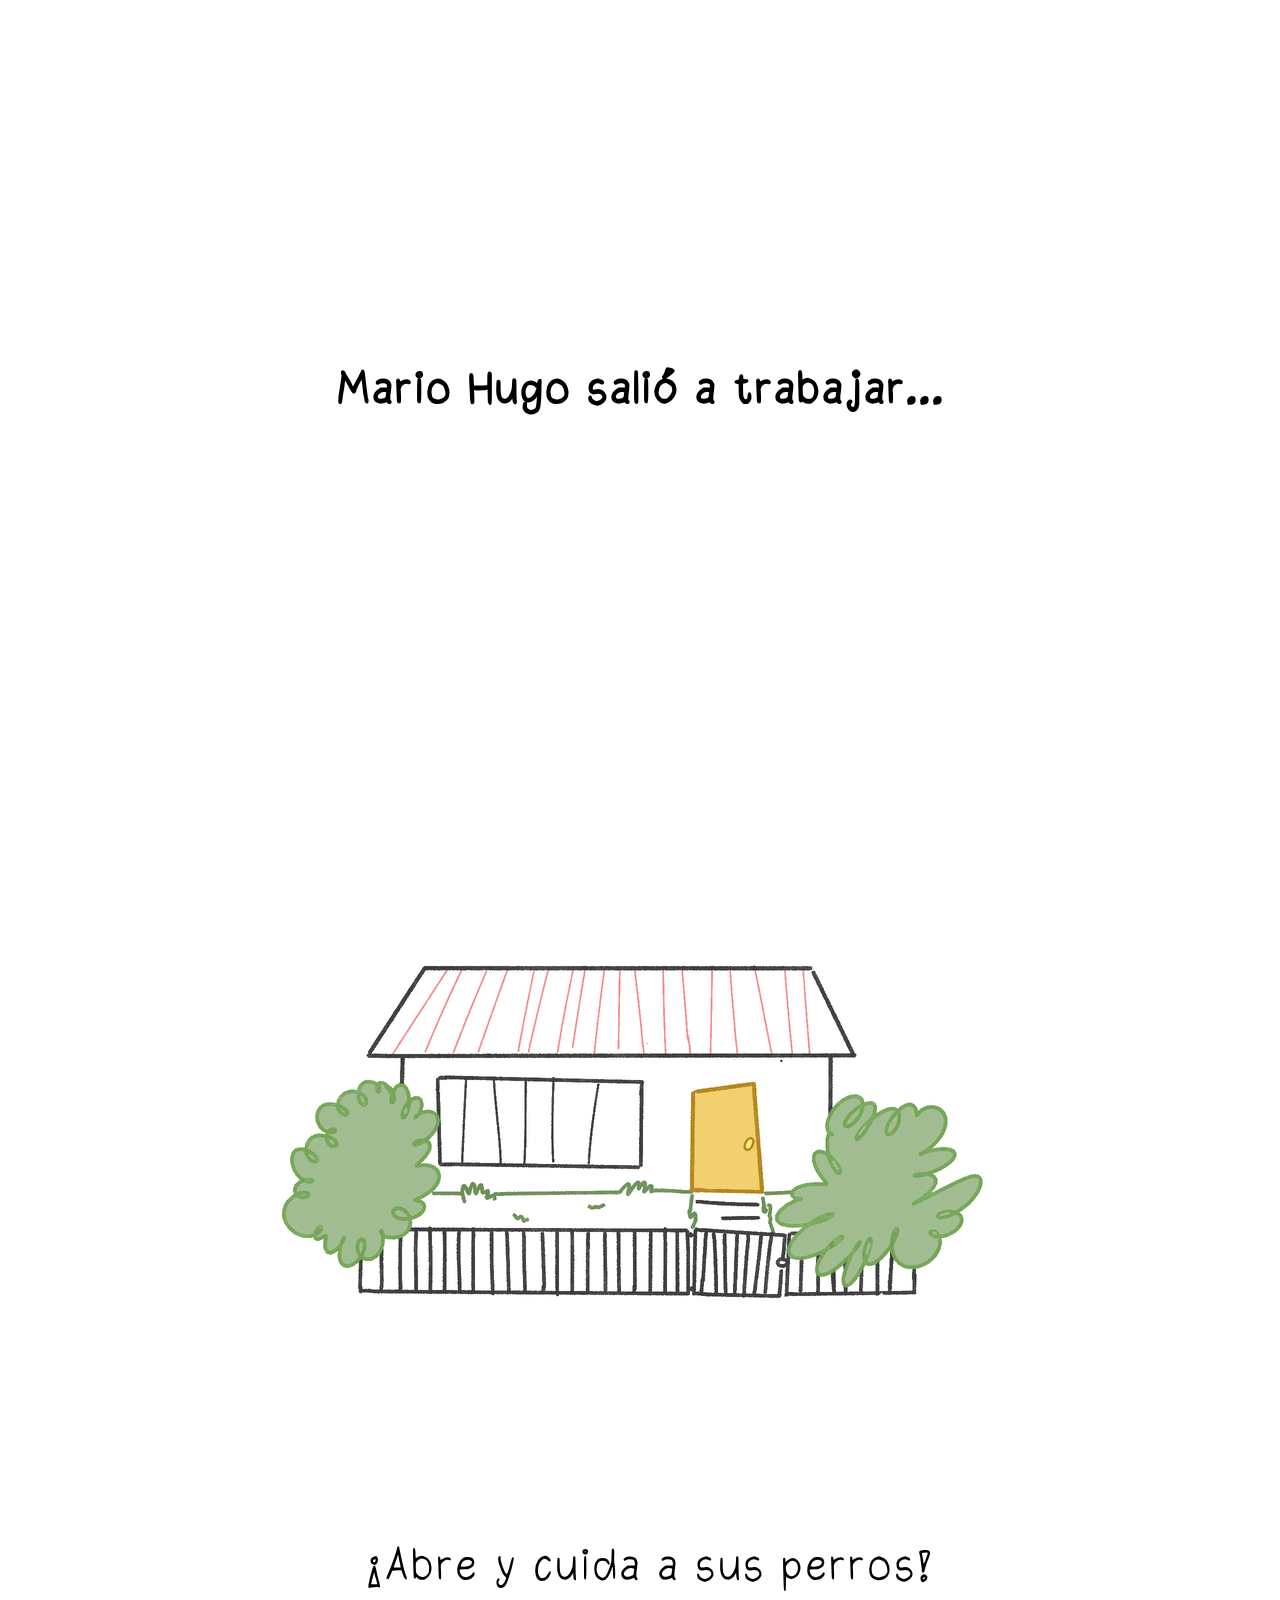
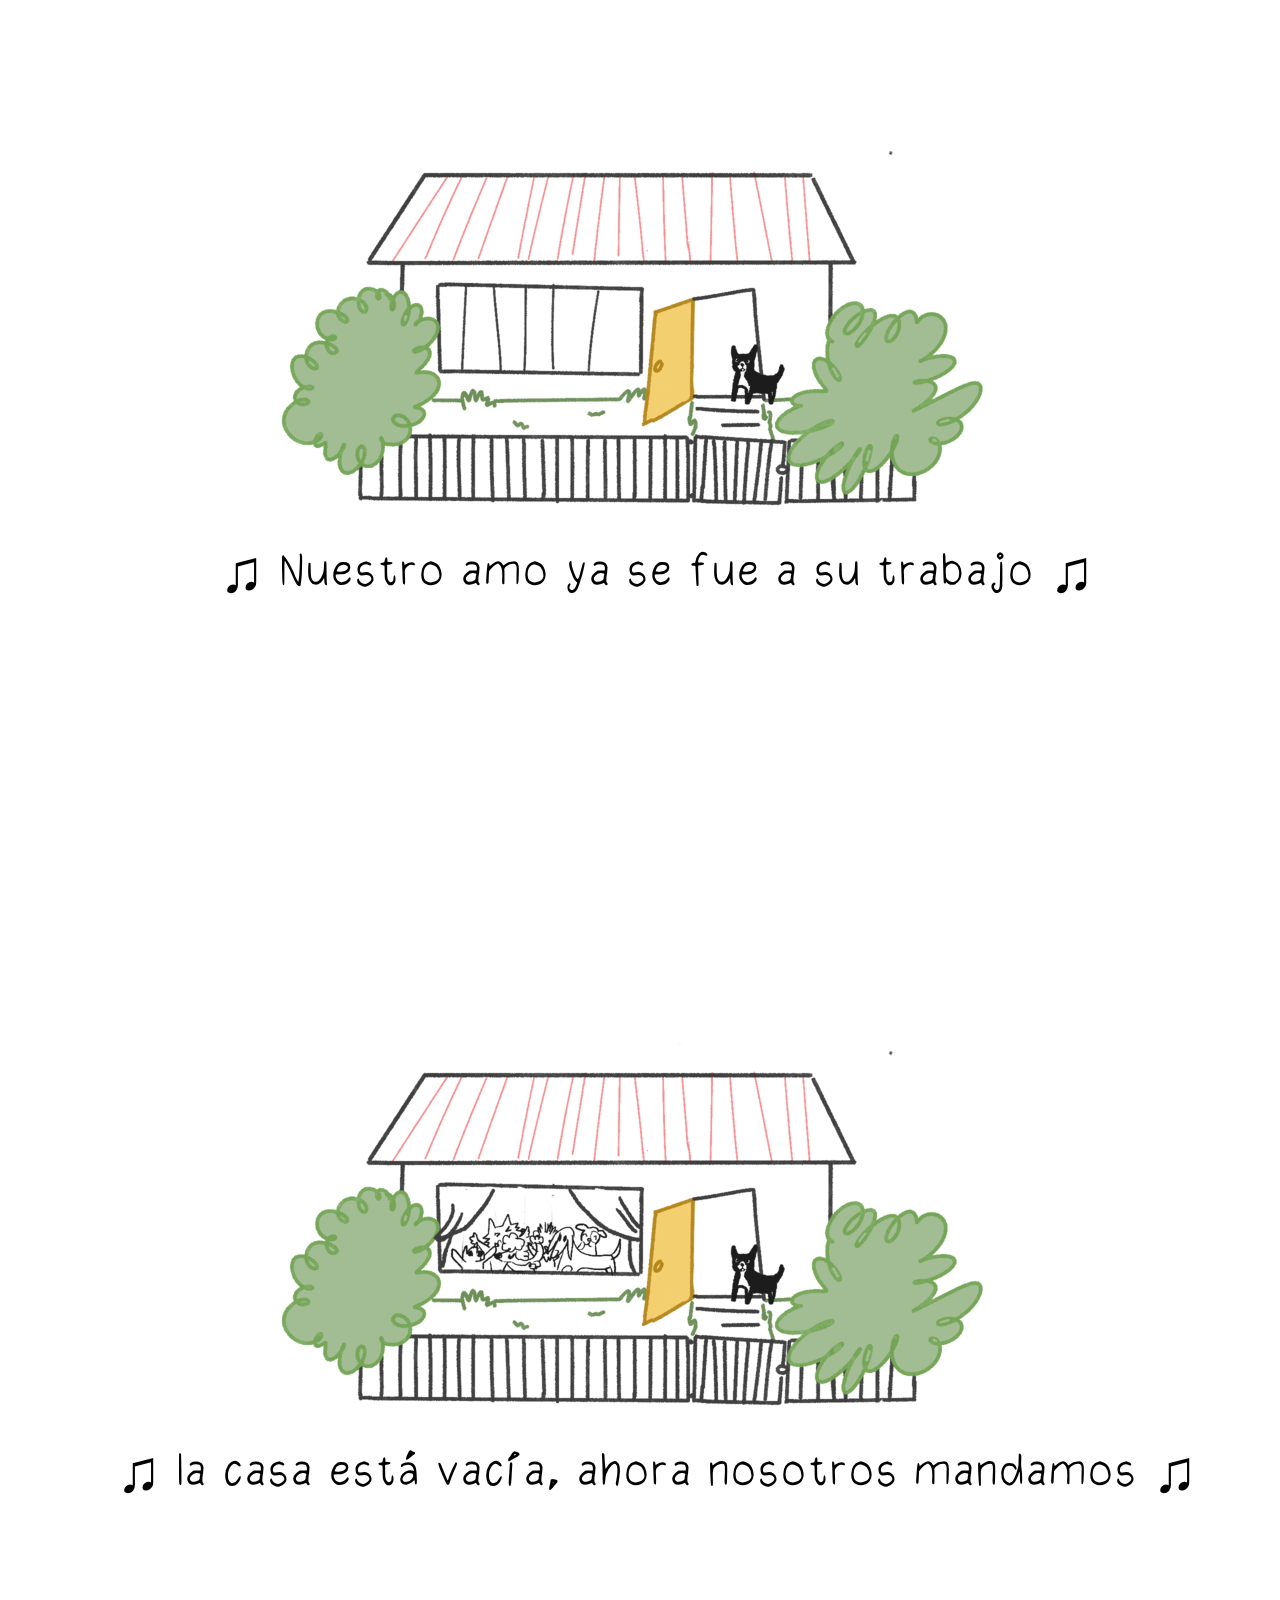
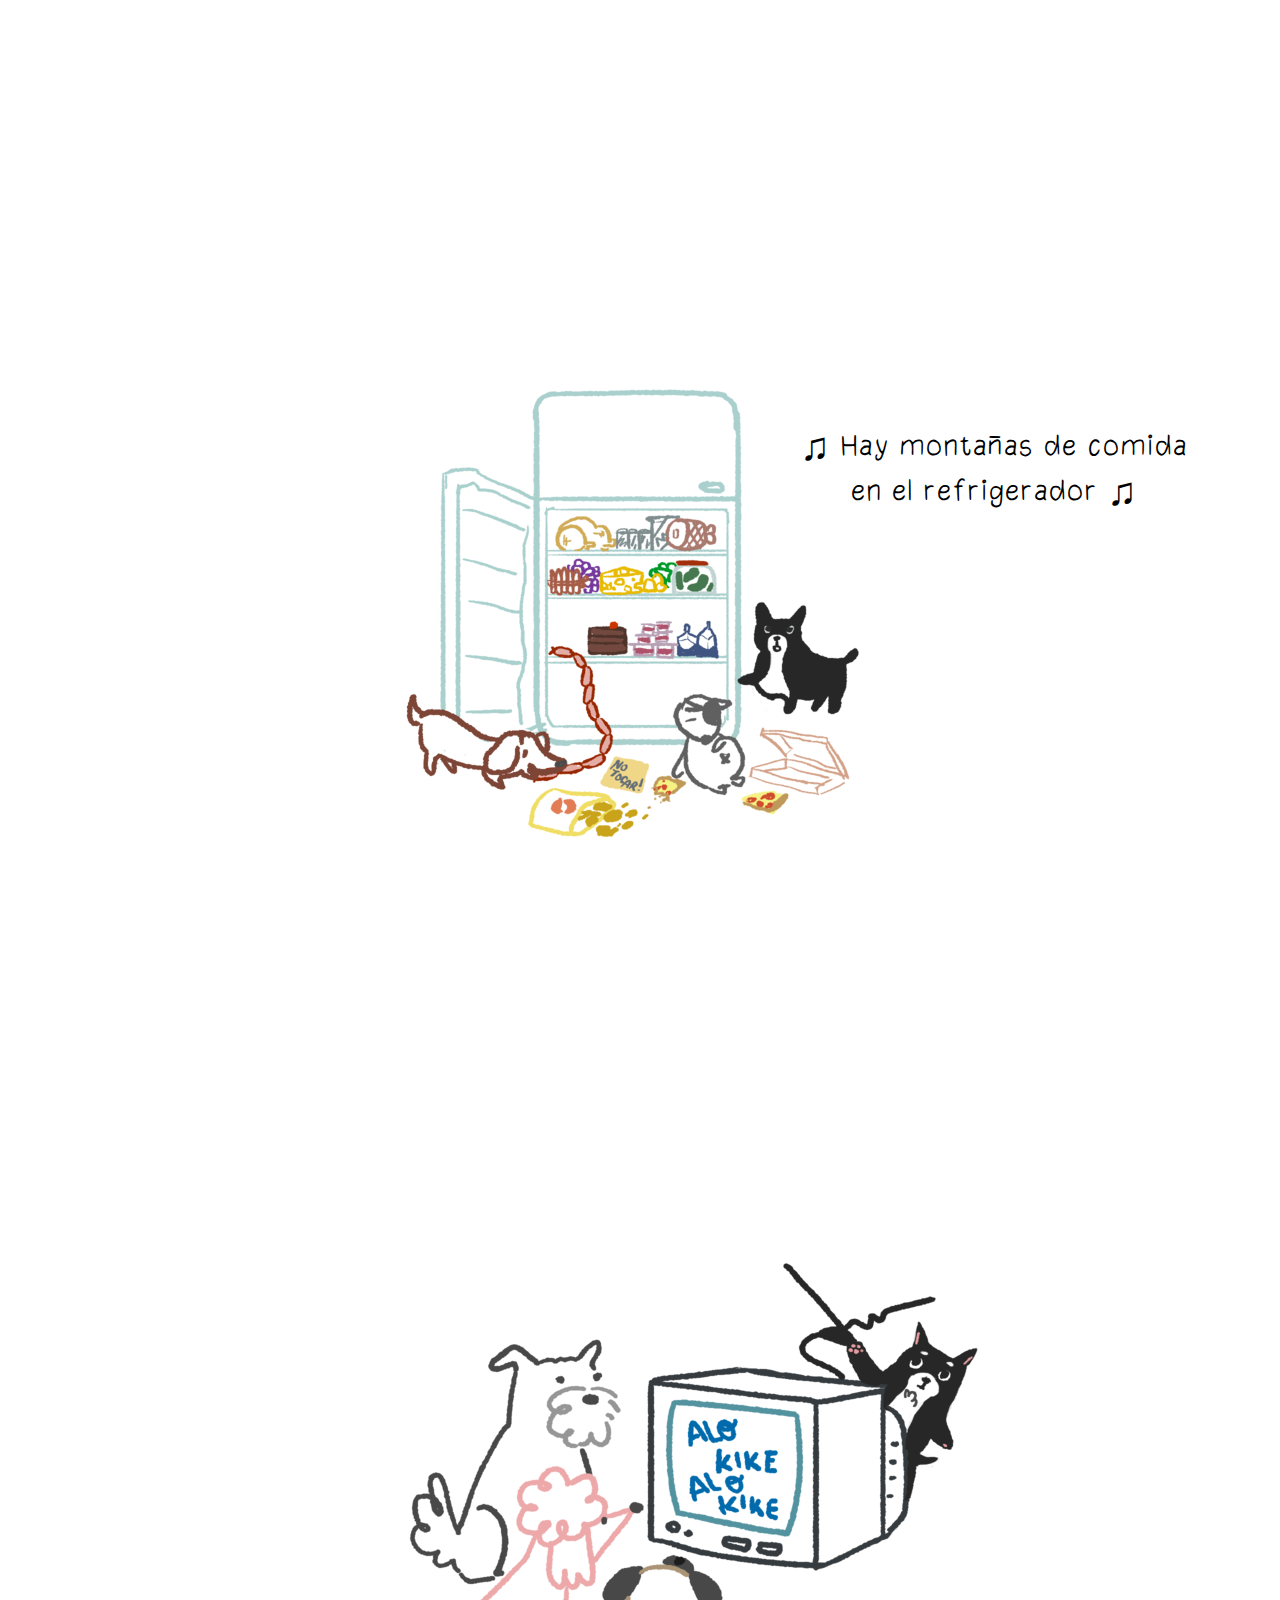
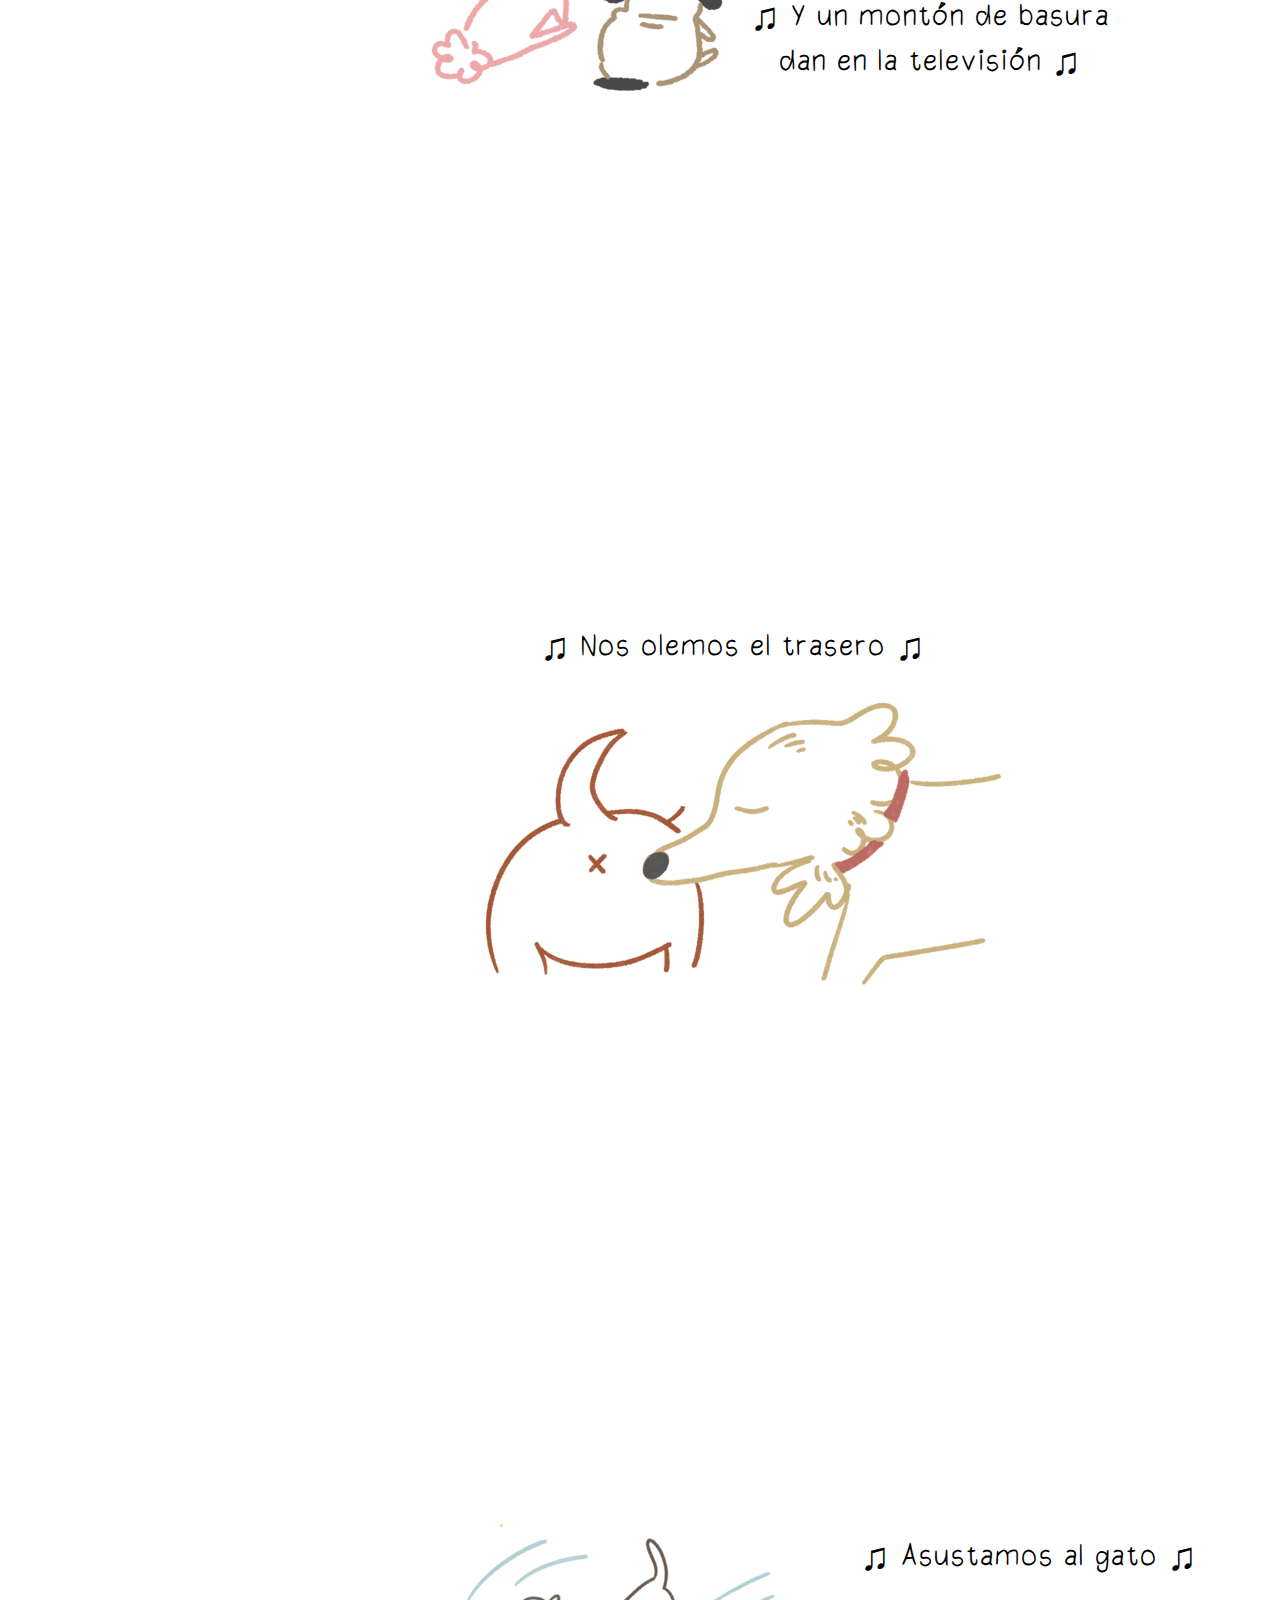
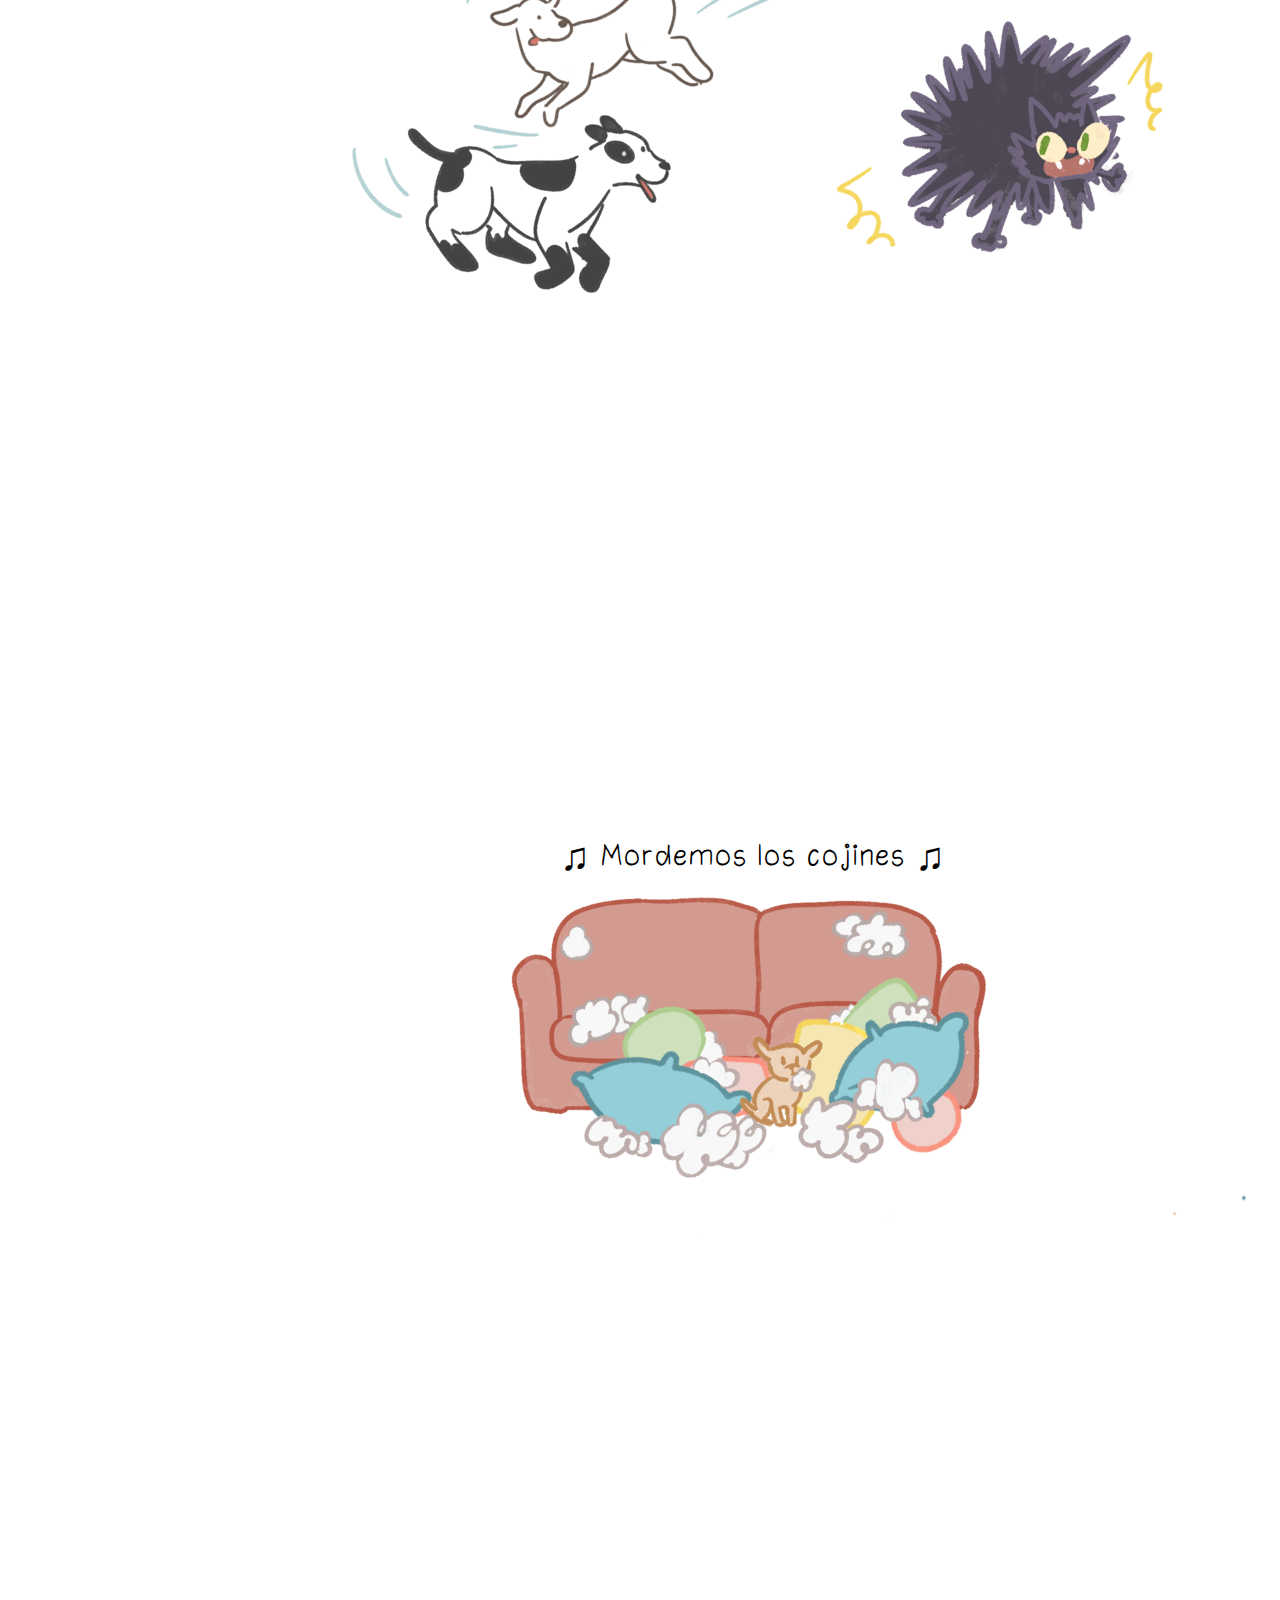
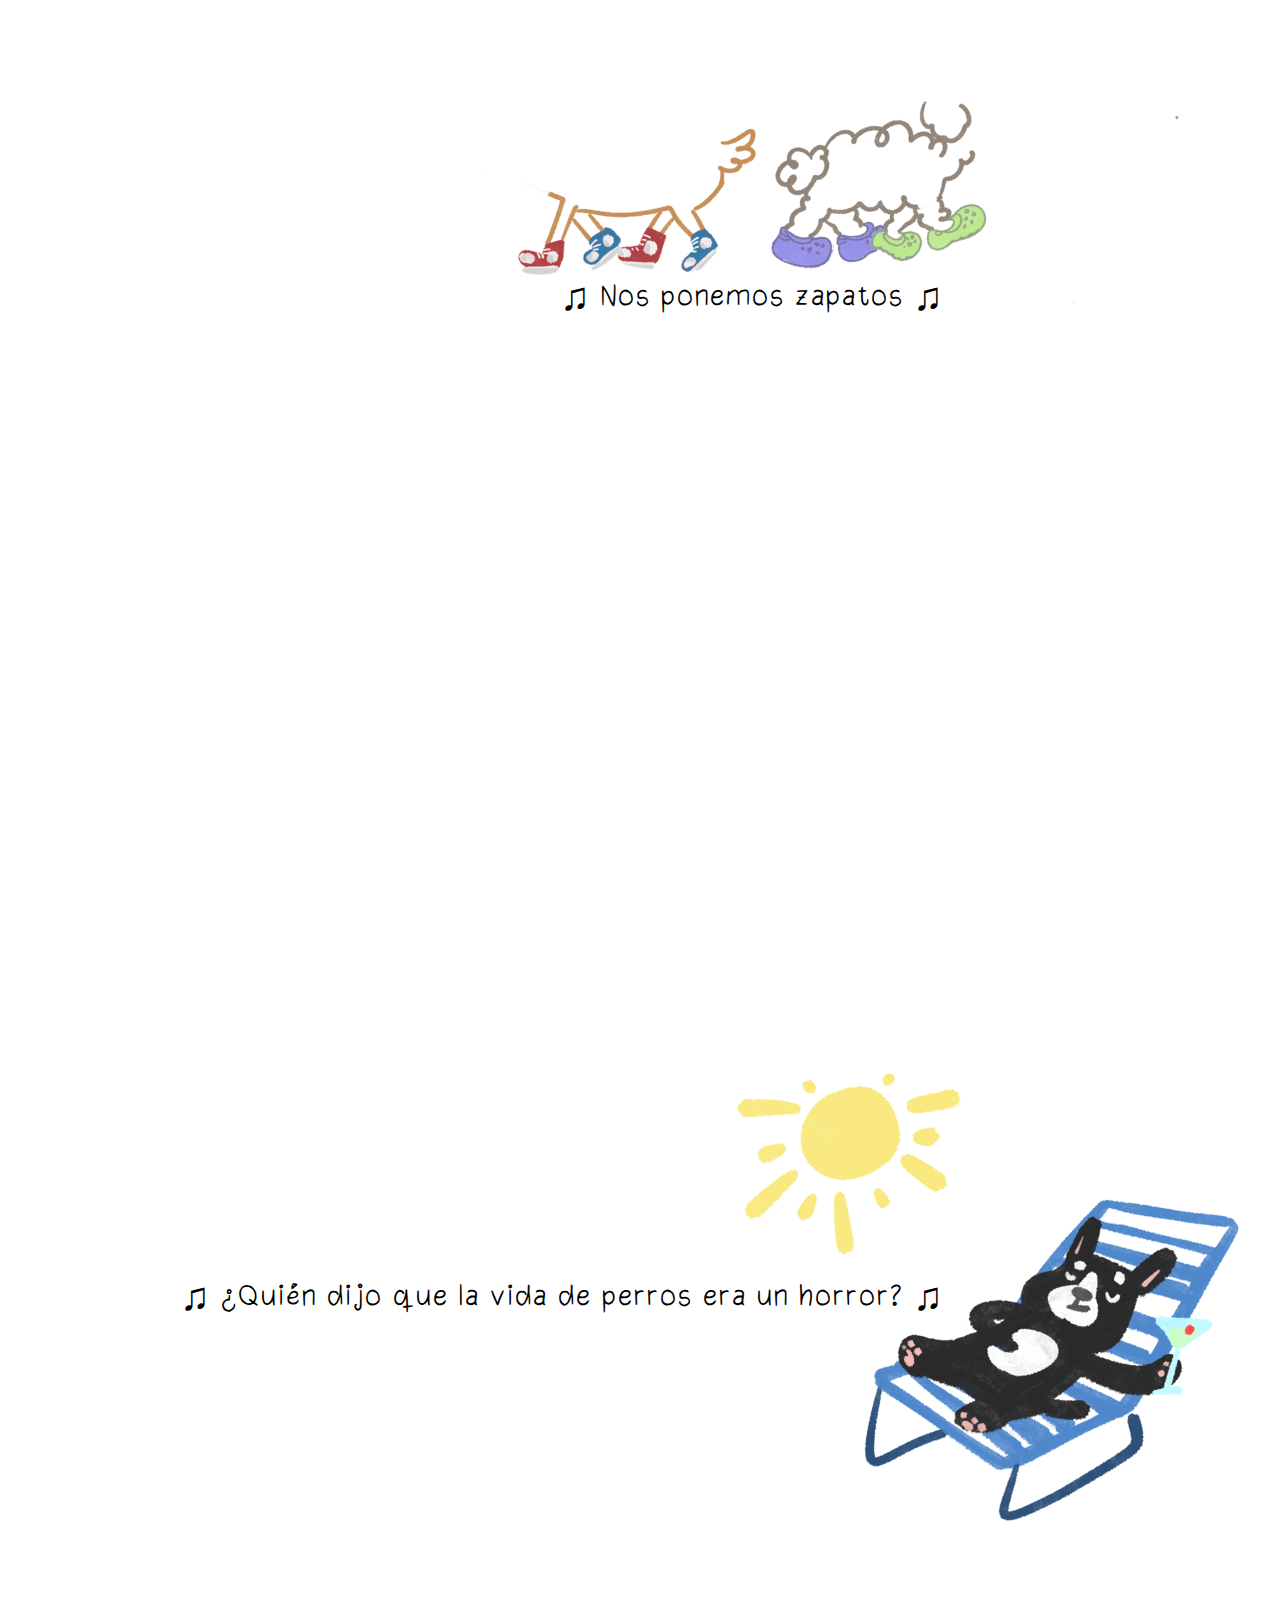
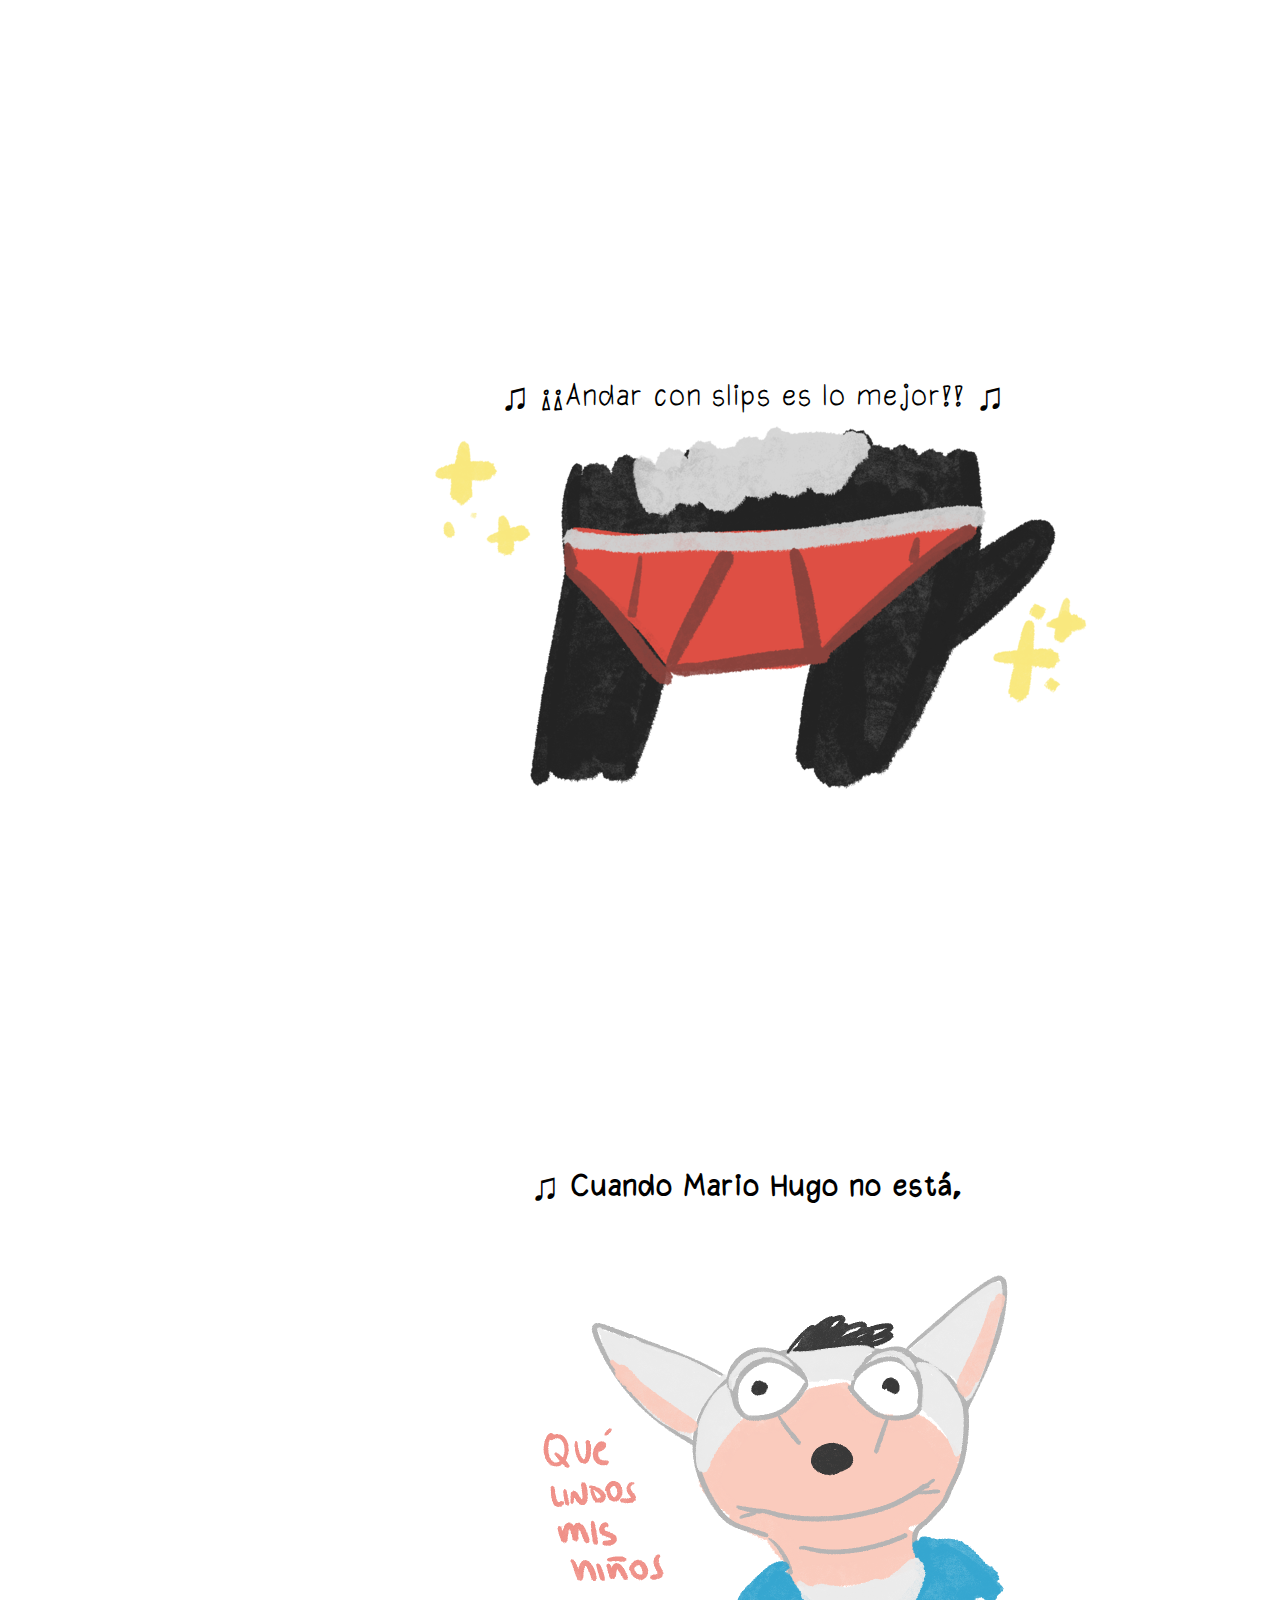
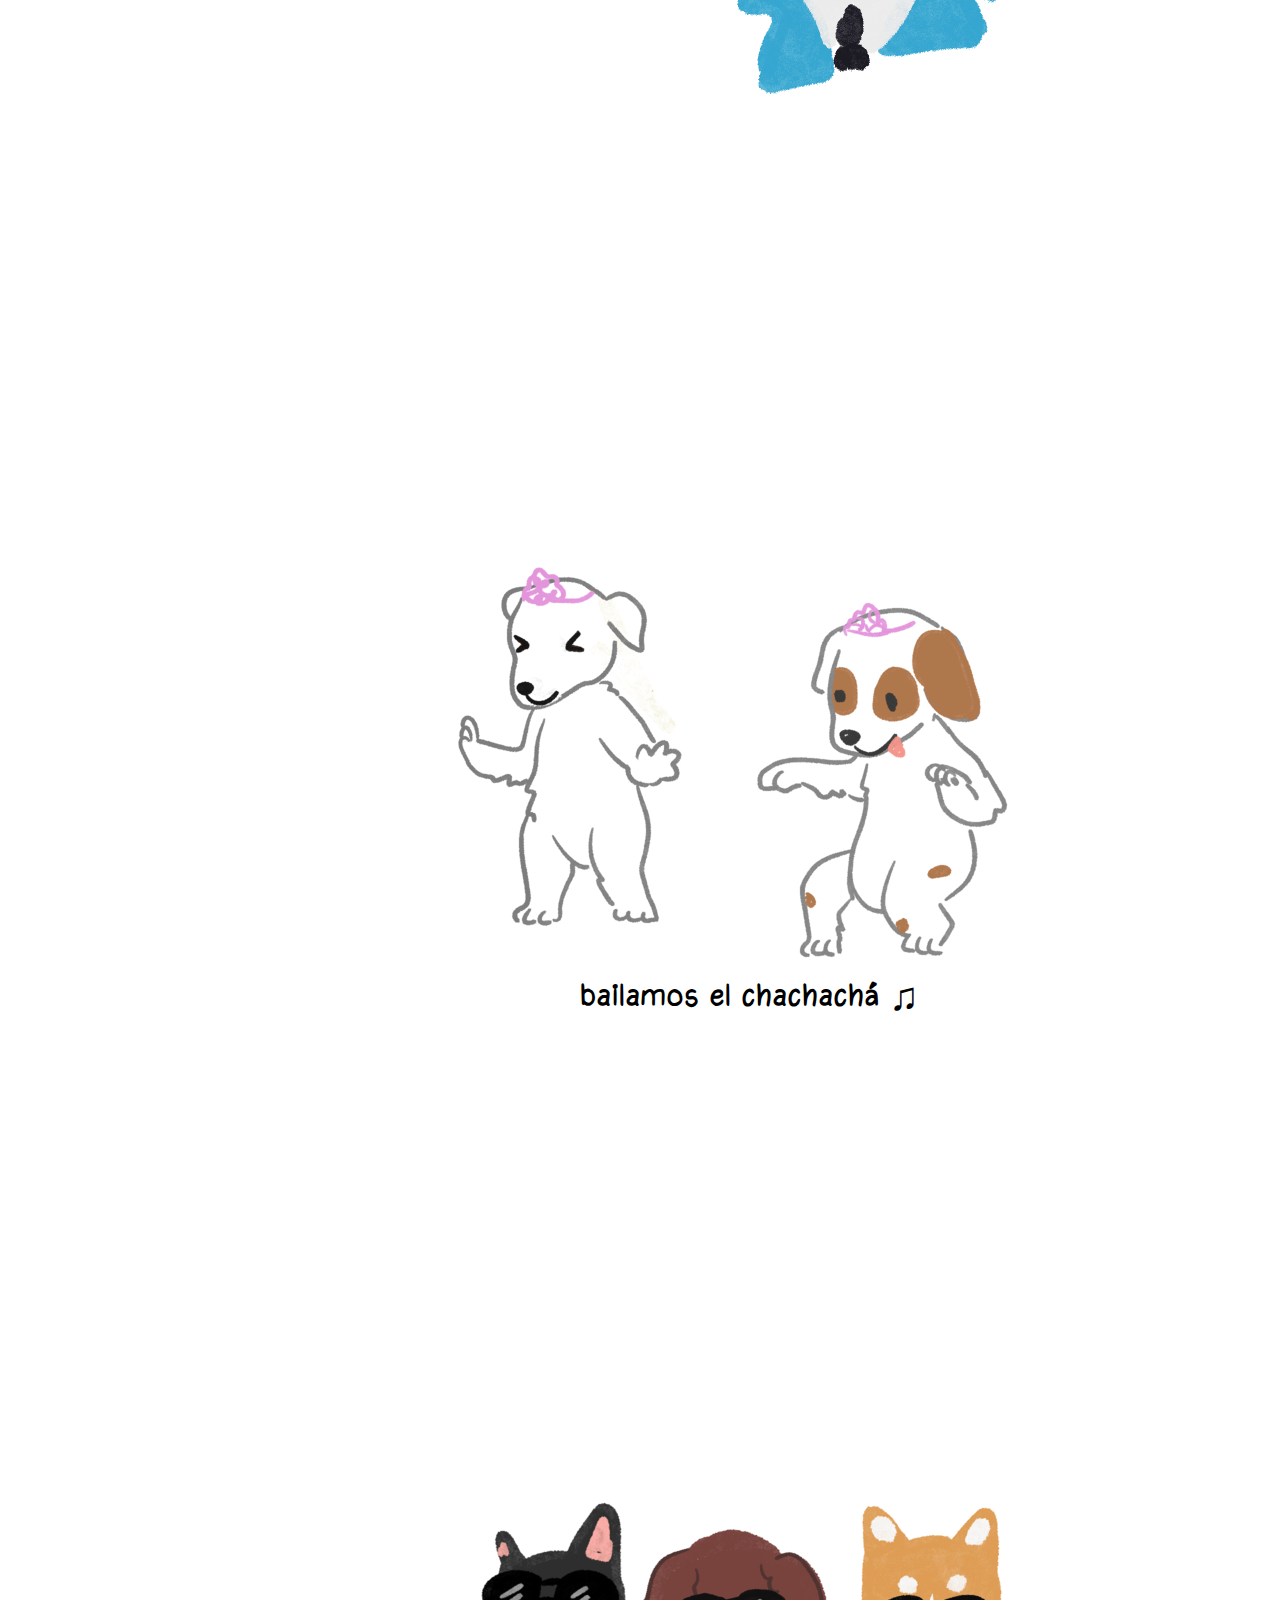
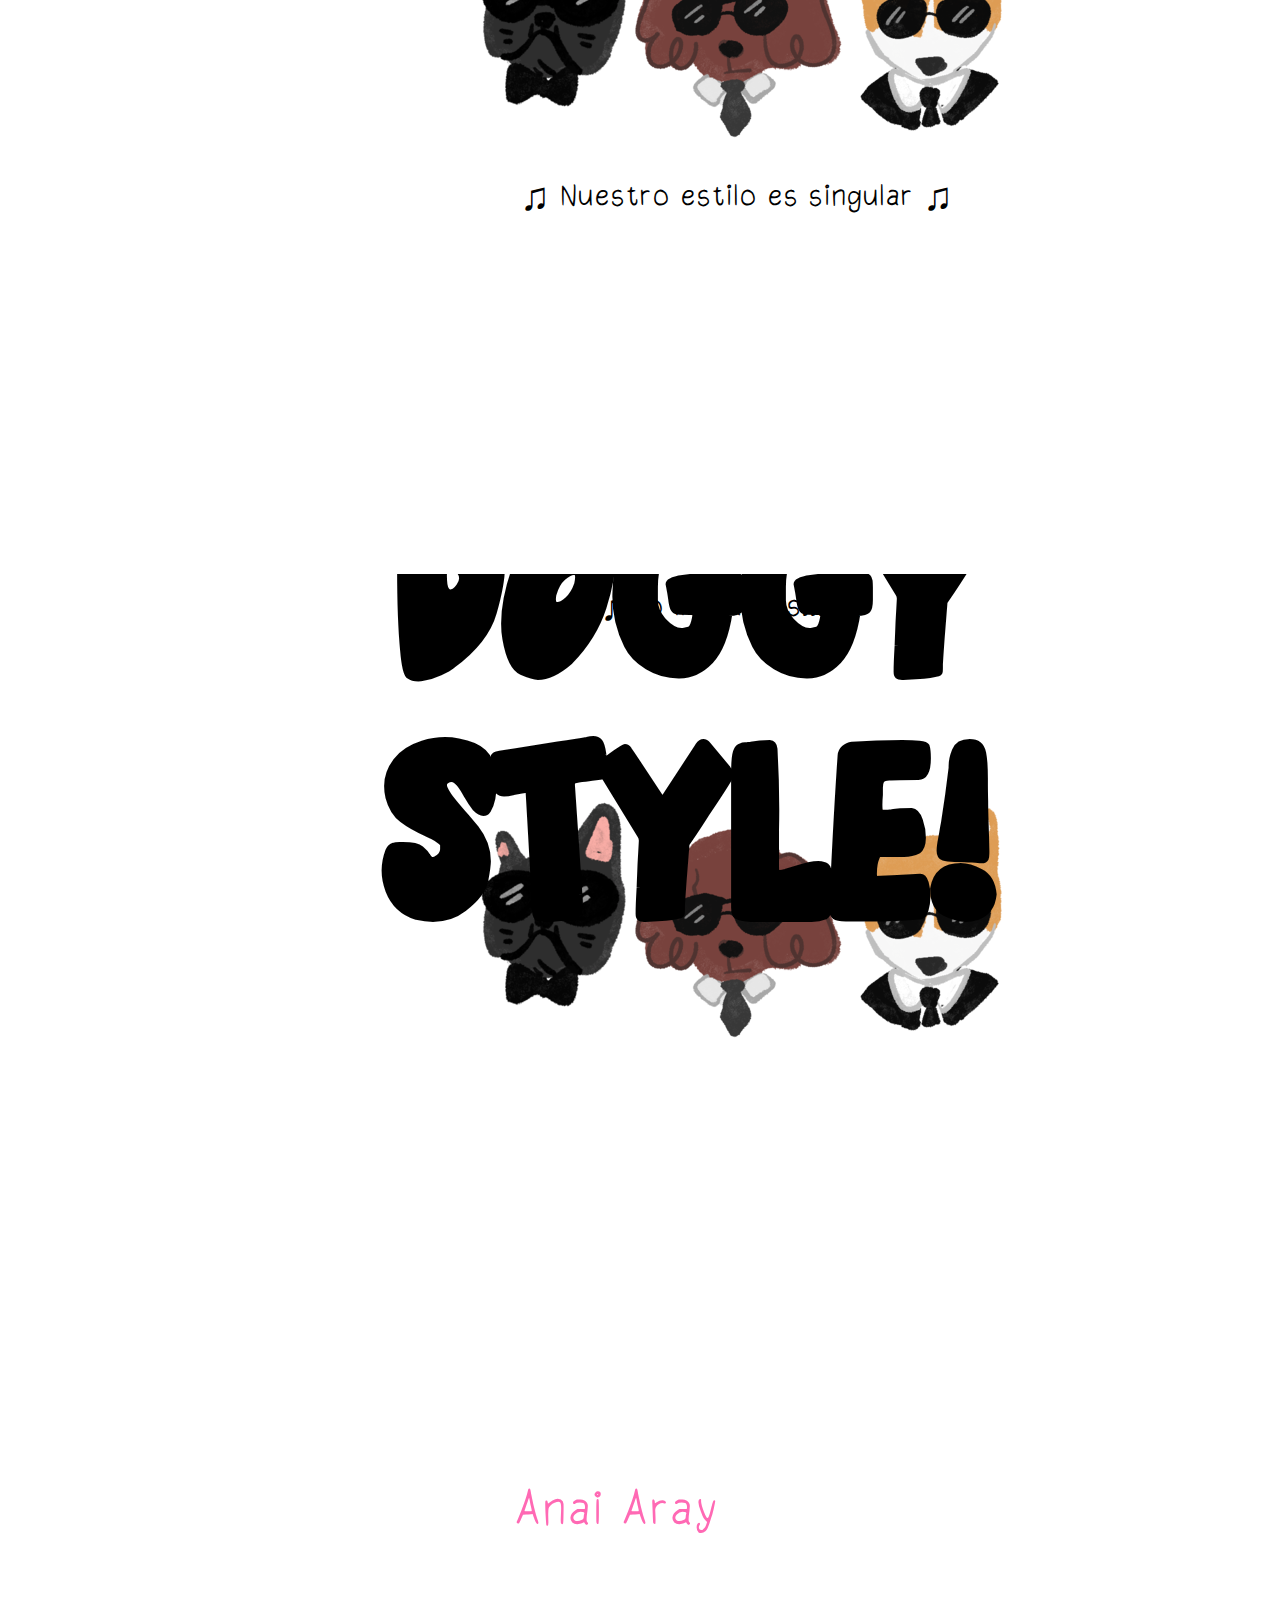
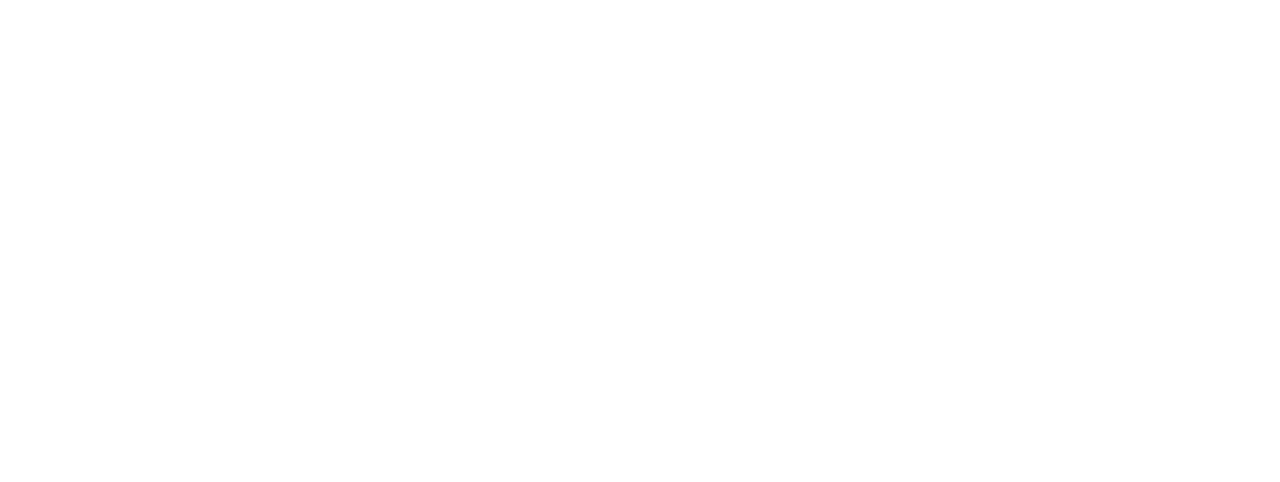
<file: index.html>
<!--
Curso: Programación creativa para Diseño
Profesor: Ricardo Vega
Ayudante: Paula Santa María y Pía
Entrega: P2-Grupo; Anaí Araya, Isidora Gomez, Teresita Gutiérrez, Sofía Rizzoli, Fernanda Villarroel-->

<!-- Nuestro proyecto web tiene como concepto la narracción de la canción "Doggy Style" de 31 Minutos. Para esto, quisimos coordinar
el audio y scrolling automático, cosa que al interactuar con la página los elementos aparezcan en paralelo con la canción cada ciertos 
segundos.

El estilo tipográfico y de dibujo fueron elegidos para calzar con el estilo divertido de la canción y que no se vieran como dos cosas
separadas.
-->


<!DOCTYPE html>
<html>
    <head>
        <meta charset="utf-8">
        <meta http-equiv="X-UA-Compatible" content="IE=edge">
        <title>Doggy Style!</title>
        <meta name="description" content="">
        <meta name="viewport" content="width=device-width, initial-scale=1">
        <link rel="stylesheet" href="style.css">
    </head>
    
    
    <body>
     
     <section>
            <h1 class="tituloarriba"> Mario Hugo salió a trabajar... </h1>
     <section>

       <!--con los div separamos las "diapositivas" con sus respectivos dibujos y letras de la canción, esto nos sirvio para
        poder agregarles un estilo en css y animación en javascript--> 
        <div class="pantalla">
             
            <div class="screen" id="inicio" >
                <img src="Screenshot0_web.jpeg" class="dibujo" id="botonplay"> 
                <audio id="cancioncita">
                    <source src="cancion.mp3" type="audio/mpeg">
                  </audio>
            </div>
            
            <section>
            <p class="tituloabajo"> ¡Abre y cuida a sus perros! </p>
            <section>
            
            <div class="screen" id="ancla1">
                <img src="Screenshot1_web.png" class="dibujo">  
                <p>♫ Nuestro amo ya se fue a su trabajo ♫</p>
            </div>
            
           
            <div class="screen"id="ancla2">
                <img src="Screenshot2_web.png"class="dibujo">
                <p> ♫ la casa está vacía, ahora nosotros mandamos ♫</p>
            </div>

<div class="grid-container">
            <div class="grid">
                <div class="screen"id=ancla3>
                    <img src="Screenshot3_web.png">
                <p>♫ Hay montañas de comida <br> 
                    en el refrigerador ♫</p>
                </div>
            </div>
        </div>

<div class="grid-container">
            <div class="grid">
                <div class="screen" id="ancla4">
                    <img src="Screenshot4_web.png">
                    <p>♫ Y un montón de basura <br> 
                        dan en la televisión ♫</p>
                    </div>
            </div>
        </div>

<div class="grid-container">
        <div class="grid">        
            <div class="screen" id="ancla5">
                <img src="Screenshot5_web.png">
                <p>♫ Nos olemos el trasero ♫</p>
            </div>
        </div>
    </div>
 
<div class="grid-container">
        <div class="grid">
            <div class="screen" id="ancla5b">
                <img src="dosperros.png" class="perros">
                <img src="asustado_gato.png" class="gato">
                <p>♫ Asustamos al gato ♫</p>
            </div>
        </div>
    </div>
 
<div class="grid-container">
        <div class="grid">
            <div class="screen" id="ancla6">
                <img src="Screenshot6_web.png">
                <p>♫ Mordemos los cojines ♫</p>
            </div>
        </div>
    </div>
           
<div class="grid-container">
        <div class="grid">
            <div class="screen" id="ancla6b">
                <img src="Screenshot6_web 2.png">
                <p>♫ Nos ponemos zapatos ♫</p>
            </div>
        </div>
    </div>
                
<div class="grid-container">
        <div class="grid">
            <div class="screen" id="ancla7">
                <img src="Screenshot7_web.png">
                <p>♫ ¿Quién dijo que la vida de perros era un horror? ♫</p>
            </div>
        </div>
    </div>

    <div class="grid-container">    <!-- En este div, íbamos a agregar un parallax, pero no supimos integrarlo al codigo -->
        <div class="grid">      <!-- Aún asi lo incluimos en la carpeta, se llama prueba.index -->
            <div class="screen" id="ancla7b">
                <img src="Screenshot7_web 2.png">
                <p>♫ ¡¡Andar con slips es lo mejor!! ♫</p>
            </div>
        </div>
    </div>
              
    <div class="grid-container">
        <div class="grid">
            <div class="screen" id="ancla8a">
                <img src="mariohugo.png">
                <h2>♫ Cuando Mario Hugo no está, <h2> 
            </div>
        </div>
    </div>

    <div class="grid-container">
        <div class="grid">
            <div class="screen" id="ancla8">
                <img src="bailamos el chachacha.png" class="perro1">
                <img src="bailamos el chachacha 2.png" class="perro2">
                <img src="corona 1.png" class="corona1">
                <img src="corona 2.png" class="corona2">
                <h3> bailamos el chachachá ♫</h3> 
            
            </div>
        </div>
    </div>

    <div class="grid-container">
        <div class="grid">
            <div class="screen" id="ancla9">
                <img src="ESTILO 50_1.png" class="estilo1">
                <img src="ESTILO 50_2.png" class="estilo2">
                <img src="ESTILO 50_3.png" class="estilo3">
                <p>♫ Nuestro estilo es singular ♫</p>
            </div>
        </div>
    </div>
                
    <div class="grid-container">
        <div class="grid">
            <div class="screen" id="ancla10">
                <img src="ESTILO 50_1.png" class="estilo1">
                <img src="ESTILO 50_2.png" class="estilo2">
                <img src="ESTILO 50_3.png" class="estilo3">
                <p>♫ lo llamamos... ♫</p>
                <h1 class="blink">DOGGY STYLE!</h1>
            </div>
        </div>
    </div>

            <div class='console-container' id="final">
                <span id='text'></span>
                <div class='console-underscore' id='console'>&#95;
                </div>
            </div>

        </div> <!-- no borrar este div -->
    
        <script>
           
// Funciones para definir cada cuanto se scrollean las pestañas.
            document.addEventListener("DOMContentLoaded", function() {
            setTimeout(function() {
                var divInferior = document.getElementById("inicio");
                divInferior.scrollIntoView({ behavior: 'smooth' });
            }, 3000); // Tiempo en milisegundos (en este caso, 3 segundos)
            });
            
            var audio = document.getElementById("cancioncita");
            var playButton = document.getElementById("botonplay");

            playButton.addEventListener("click", function() {
            if (audio.paused) {
                audio.play();
            } else {
                audio.pause();
            }
        });

            playButton.addEventListener("click", function() {
                setTimeout(function() {
                var divInferior = document.getElementById("ancla1");
                divInferior.scrollIntoView({ behavior: 'smooth' });
            }, 7000); // smooth es para que la transición sea smooth
                setTimeout(function() {
                var divInferior = document.getElementById("ancla2");
                divInferior.scrollIntoView({ behavior: 'instant' });
            }, 10000);
            setTimeout(function() {
                var divInferior = document.getElementById("ancla3");
                divInferior.scrollIntoView({ behavior: 'smooth' });
            }, 13000);
            setTimeout(function() {
                var divInferior = document.getElementById("ancla4");
                divInferior.scrollIntoView({ behavior: 'instant' });
            }, 16000);
            setTimeout(function() {
                var divInferior = document.getElementById("ancla5");
                divInferior.scrollIntoView({ behavior: 'instant' });
            }, 19000);
            setTimeout(function() {
                var divInferior = document.getElementById("ancla5b");
                divInferior.scrollIntoView({ behavior: 'instant' });
            }, 20800);
            setTimeout(function() {
                var divInferior = document.getElementById("ancla6");
                divInferior.scrollIntoView({ behavior: 'instant' });
            }, 22000);
            setTimeout(function() {
                var divInferior = document.getElementById("ancla6b");
                divInferior.scrollIntoView({ behavior: 'instant' });
            }, 23500);
            setTimeout(function() {
                var divInferior = document.getElementById("ancla7");
                divInferior.scrollIntoView({ behavior: 'instant' });
            }, 25000);
            setTimeout(function() {
                var divInferior = document.getElementById("ancla7b");
                divInferior.scrollIntoView({ behavior: 'instant' });
            }, 28000);
            setTimeout(function() {
                var divInferior = document.getElementById("ancla8a");
                divInferior.scrollIntoView({ behavior: 'instant' });
            }, 30000);
            setTimeout(function() {
                var divInferior = document.getElementById("ancla8");
                divInferior.scrollIntoView({ behavior: 'instant' });
            }, 34000);
            setTimeout(function() {
                var divInferior = document.getElementById("ancla9");
                divInferior.scrollIntoView({ behavior: 'instant' });
            }, 36800);
            setTimeout(function() {
                var divInferior = document.getElementById("ancla10");
                divInferior.scrollIntoView({ behavior: 'instant' });
            }, 39900);
            setTimeout(function() {
                var divInferior = document.getElementById("final");
                divInferior.scrollIntoView({ behavior: 'instant' });
            }, 45000);
        });

        window.onbeforeunload = function () { //esto es para que al refrescarla vuelva al inicio
            window.scrollTo(0, 0);
            }


        // Sacamos el código para esta animación de https://www.youtube.com/watch?v=-LCv2gen93A
        consoleText(['Anai Araya', 'Isidora Gomez', 'Anai Araya', 'Isidora Gomez', 'Teresita Gutierrez', 'Sofia Rizzoli', 'Fernanda Villarroel', 'Proyecto ll Web.' ], 'text',['hotpink','purple', 'hotpink','purple', 'green','red','orange', 'blue']);

        function consoleText(words, id, colors) {
        if (colors === undefined) colors = ['#fff'];
        var visible = true;
        var con = document.getElementById('console');
        var letterCount = 1;
        var x = 1;
        var waiting = false;
        var target = document.getElementById(id)
        target.setAttribute('style', 'color:' + colors[0])
        window.setInterval(function() {

            if (letterCount === 0 && waiting === false) {
            waiting = true;
            target.innerHTML = words[0].substring(0, letterCount)
            window.setTimeout(function() {
                var usedColor = colors.shift();
                colors.push(usedColor);
                var usedWord = words.shift();
                words.push(usedWord);
                x = 1;
                target.setAttribute('style', 'color:' + colors[0])
                letterCount += x;
                waiting = false;
            }, 1000)
            } else if (letterCount === words[0].length + 1 && waiting === false) {
            waiting = true;
            window.setTimeout(function() {
                x = -1;
                letterCount += x;
                waiting = false;
            }, 1000)
            } else if (waiting === false) {
            target.innerHTML = words[0].substring(0, letterCount)
            letterCount += x;
            }
        }, 120)
        window.setInterval(function() {
            if (visible === true) {
            con.className = 'console-underscore hidden'
            visible = false;

            } else {
            con.className = 'console-underscore'

            visible = true;
            }
        }, 700)
        }
        </script> 


    </body>
</html>
</file>
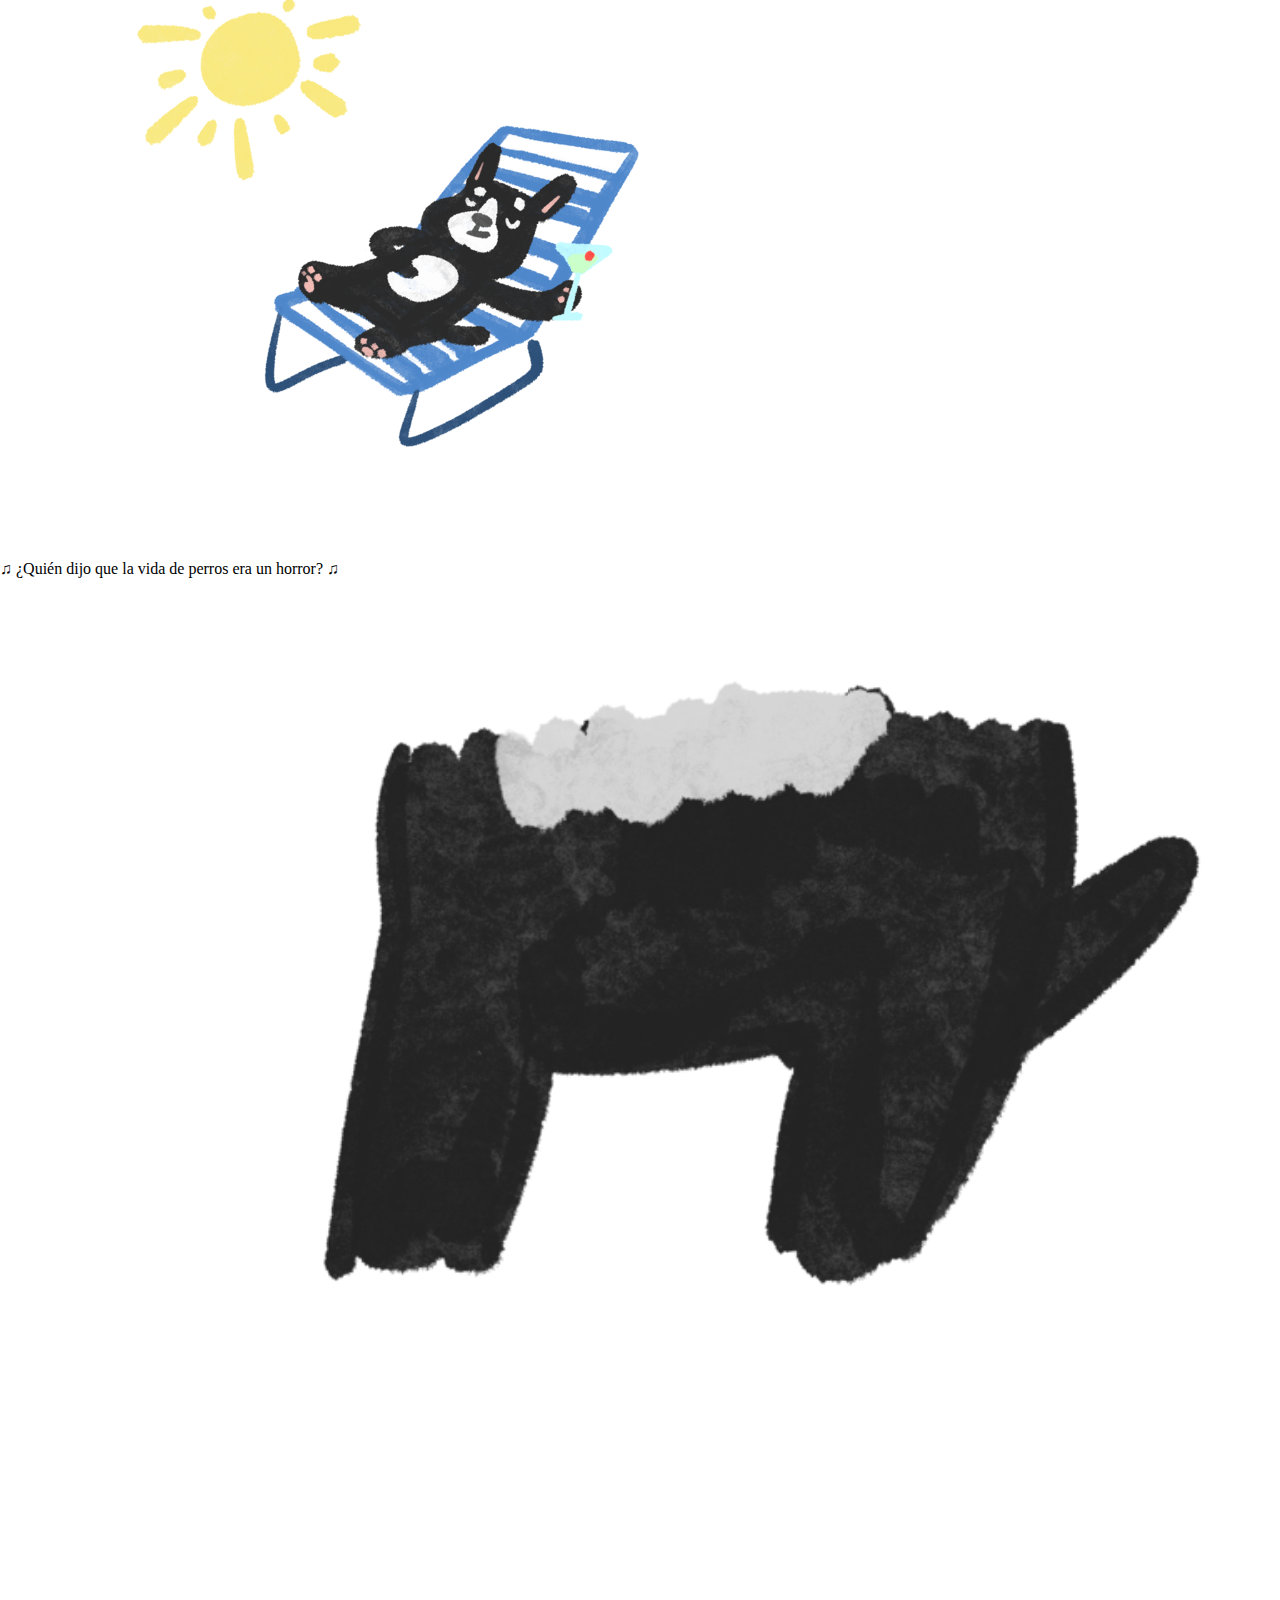
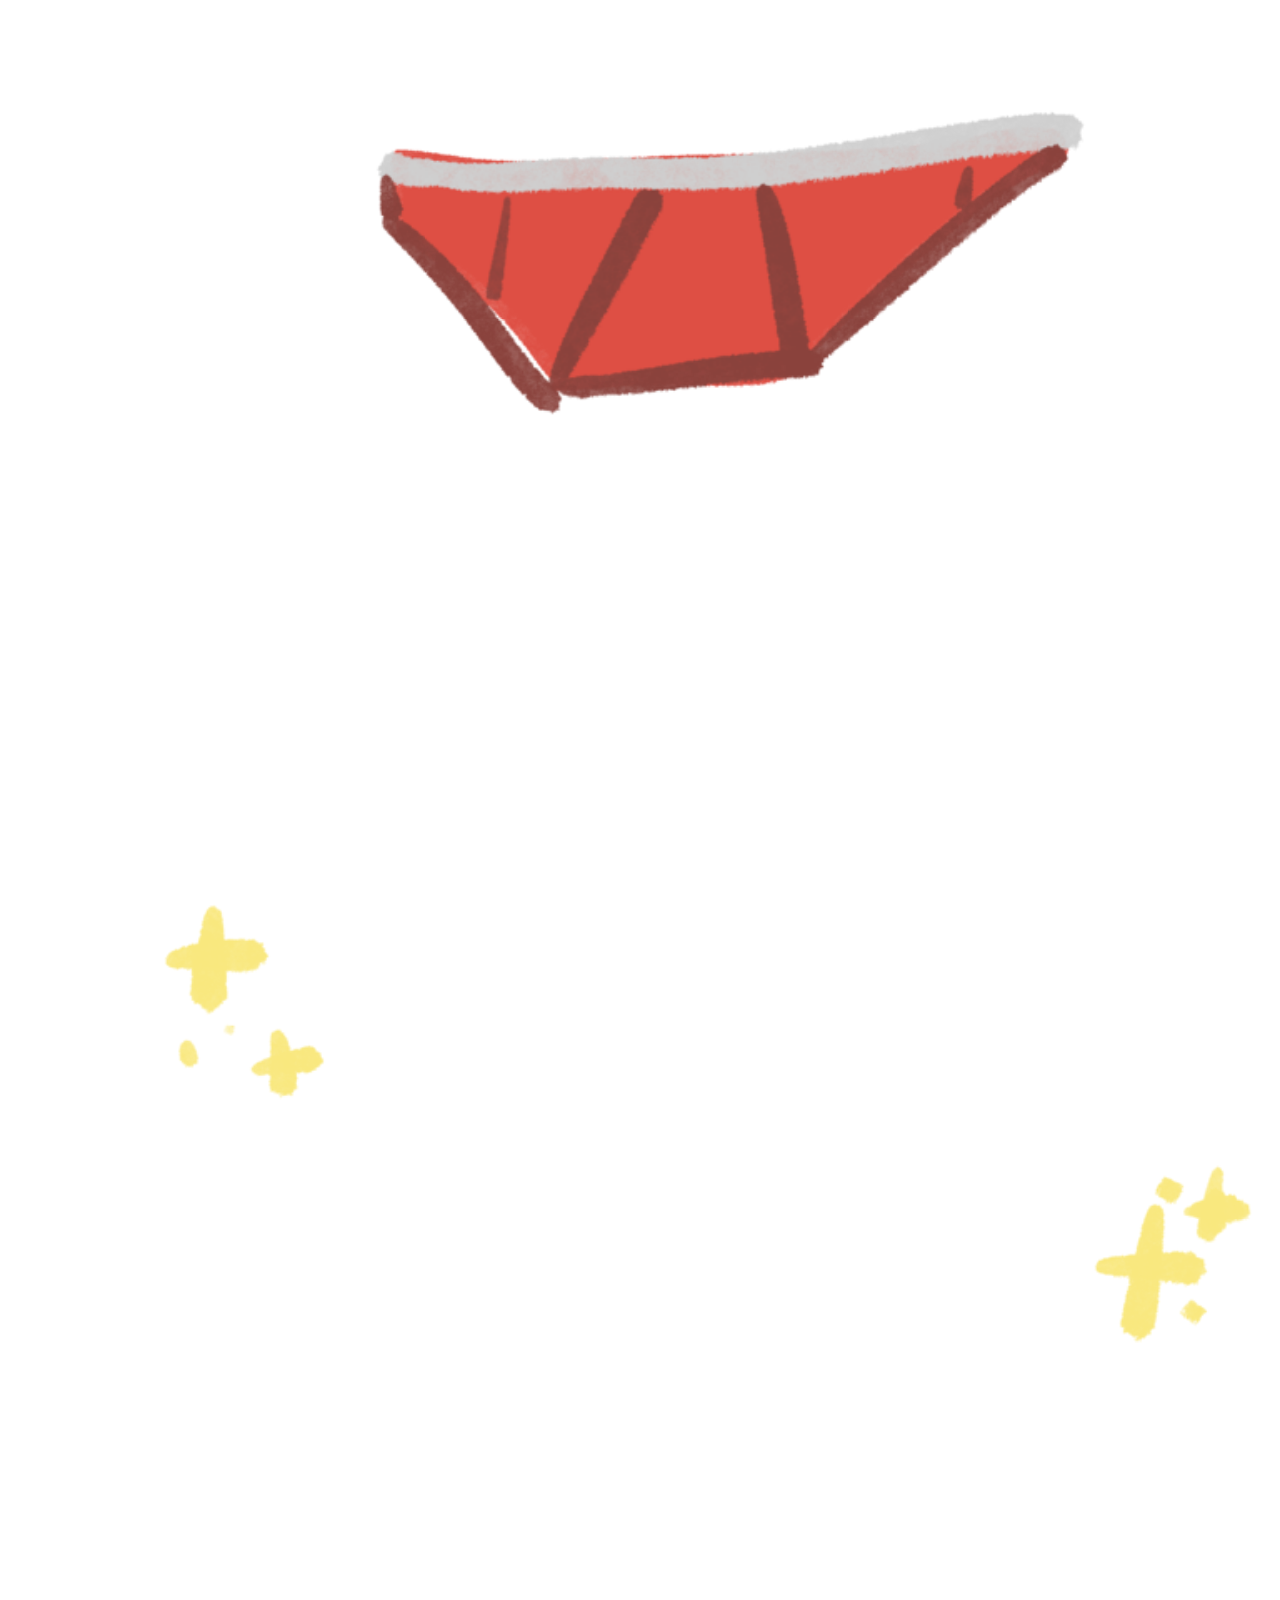
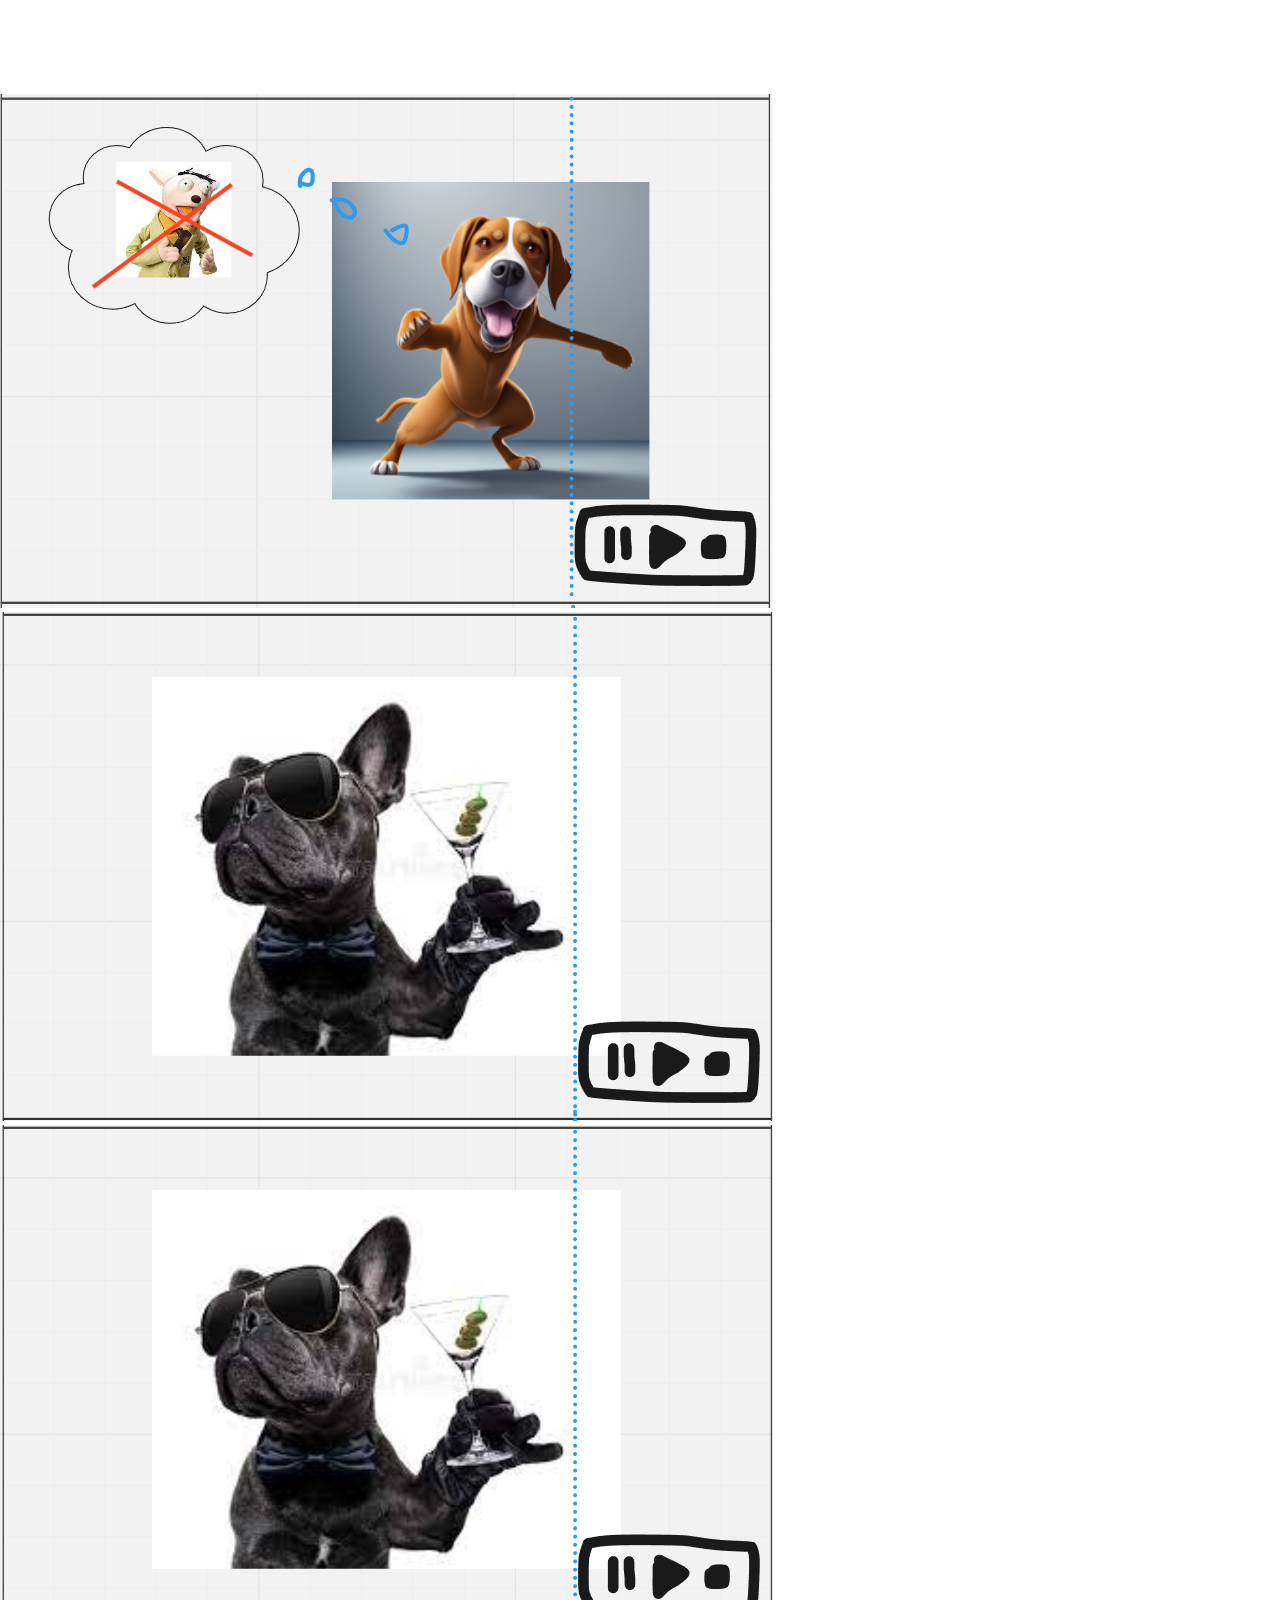
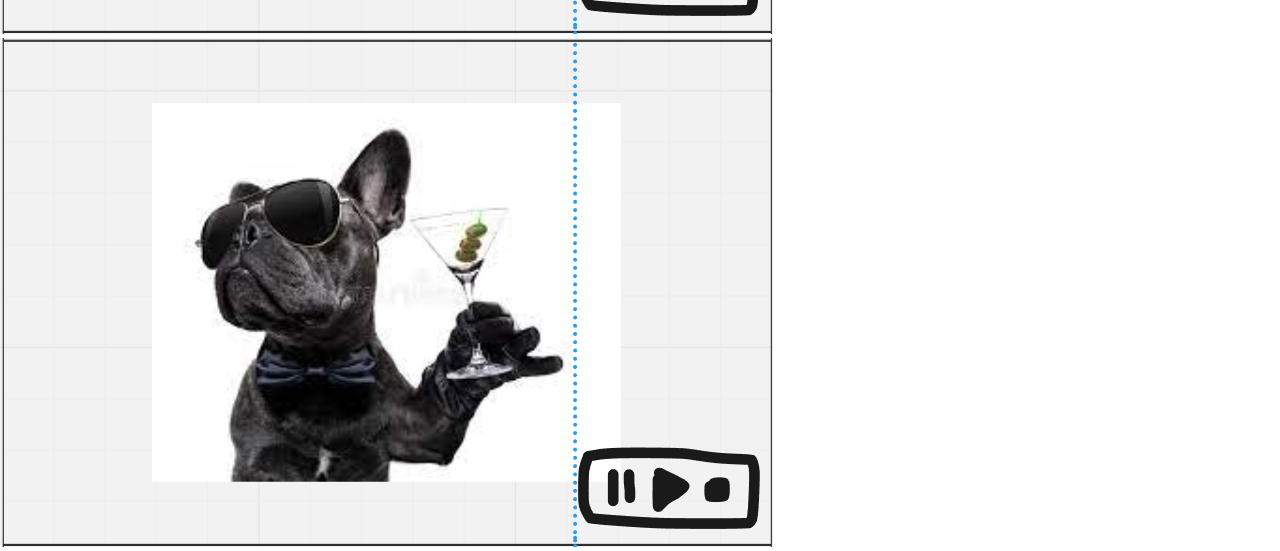
<file: prueba.html>
<!DOCTYPE html>
<html>
    <head>
        <meta charset="utf-8">
        <meta http-equiv="X-UA-Compatible" content="IE=edge">
        <title></title>
        <meta name="description" content="">
        <meta name="viewport" content="width=device-width, initial-scale=1">
        <link rel="stylesheet" href="prueba.css">
    </head>
    <body>
        <div class="screen" id="ancla7">
            <img src="Screenshot7_web.png">
            <p>♫ ¿Quién dijo que la vida de perros era un horror? ♫</p>
        </div>
        <div class="parallax"></div>

        <div class="fondo">
        </div>

        <div class="capa1">
        </div>
      
        <div class="capa2">
        </div>

        <div class="screen" id="ancla8">
            <img src="Screenshot8_web.png">
        </div>

        <div class="screen" id="ancla9">
            <img src="Screenshot9_web.png">
        </div>
        <div class="screen" id="ancla9">
            <img src="Screenshot9_web.png">
        </div>
        <div class="screen" id="ancla9">
            <img src="Screenshot9_web.png">
        </div>

      </body>
    

</html>
</file>
<file: style.css>
/*Curso: Programación creativa para Diseño
Profesor: Ricardo Vega
Ayudante: Paula Santa María y Pía
Entrega: P2-Grupo; Anaí Araya, Isidora Gómez, Tere Gutierrez, Sofía Rizzoli, Fernanda Villarroel*/


/* fuente para letra de la canción */
@font-face {
  font-family: 'MiFuenteLocal';
  src: url('Pencil-Regular.ttf') format('truetype');
}

body{
overflow-y: hidden; 
overflow-x: hidden; 
} 

.tituloarriba {
  font-size: 60px;
  font-family: 'MiFuenteLocal';
  text-align: center;
  padding: 300px;
  margin-top: 60px;
  margin-bottom: 100px;
  float: none;
      
 }
/* modificamos el que estaba en https://www.w3schools.com/css/tryit.asp?filename=trycss3_animation2 
decidimos ponerle animación intermitente para que se entienda que el usuario debe interactuar para que empiece la canción*/

.tituloabajo {
 font-size: 60px;
 font-family: 'MiFuenteLocal';
 text-align: center;
 padding: 20px;
 margin-top: -200px;
 animation: blinker 1.0s linear infinite;
 float: none;
 margin-right: -17px;
}
/* se utiliza para regular la intermitencia */
@keyframes blinker {
  70% {
  opacity: 0;
  }
}

#botonplay {
  padding: 50px;
  transition: transform .2s;
  margin: 0 auto;
}

 
#botonplay:hover {
  -ms-transform: scale(1.5); /* IE 9 */
  -webkit-transform: scale(1.5); /* Safari 3-8 */
  transform: scale(0.9); 
}

div.pantalla {
   text-align: center;
   margin-top: 100px;
   overflow-x: hidden;
}

div.screen {
    width: 100vw;
    height: 100vh; 
}

div#ancla1 p{
  font-size: 60px;
  font-family: 'MiFuenteLocal';
  text-align: center;
  padding: 20px;
  margin-top: -100px;
  float: none;
  margin-right: -17px;

}

div#ancla2 p{
  font-size: 60px;
  font-family: 'MiFuenteLocal';
  text-align: center;
  padding: 20px;
  margin-top: -100px;
  float: none;
  margin-right: -17px;

}

.grid-container {
  display: flex;
  justify-content: center;
  align-items: center;
  height: 100vh;
  overflow: hidden;
}


.grid {
  display: flex;
  justify-content: center;
  align-items: center;
  height: 100vh;
  position: relative;
}

div.screen#ancla3 {
  display: grid;
  grid-template-columns: auto auto;
  grid-gap: 0px;

}

.screen#ancla3 img {
  margin: 0px;
  position: absolute;
  top: 40px;
  left:350px;
  padding: 0%;
}

div#ancla3 p{
  font-family: 'MiFuenteLocal', Arial, sans-serif;
  font-size: 40px;
  margin: 0px;
  position: absolute;
  top: 150px;
  left:800px;
  padding: 0%;

}

div#ancla4 p{
  font-family: 'MiFuenteLocal', Arial, sans-serif;
  font-size: 40px;
  margin: 0px;
  position: absolute;
  top: 420px;
  left:750px;
  padding: 0%;

}

div.screen#ancla4 {
  display: grid;
  grid-template-columns: auto auto;
  grid-gap: 0px;

}

.screen#ancla4 img {
  margin: 0px;
  position: absolute;
  top: 80px;
  left:200px;
  padding: 0%;
}

div.screen#ancla5 {
  display: grid;
  grid-template-columns: auto auto;
  grid-gap: 0px;

}

div#ancla5 p{
  font-family: 'MiFuenteLocal', Arial, sans-serif;
  font-size: 40px;
  margin: 0px;
  position: absolute;
  top: 150px;
  left:540px;
  padding: 0%;

}

.screen#ancla5 img {
  margin: 0px;
  position: absolute;
  top: 100px;
  left:200px;
  padding: 0%;
}

div.screen#ancla5b {
  display: grid;
  grid-template-rows: auto auto;
  grid-template-columns: auto auto;
  grid-gap: 0px;

}

div#ancla5b p{
  font-family: 'MiFuenteLocal', Arial, sans-serif;
  font-size: 40px;
  margin: 0px;
  position: absolute;
  top: 160px;
  left:860px;
  padding: 0%;

}

.screen#ancla5b .perros {
  margin: 0px;
  position: absolute;
  top: 100px;
  left:200px;
  padding: 0%;
}

.screen#ancla5b .gato {
  margin: 0px;
  position: absolute;
  top: 150px;
  left:500px;
  padding: 0%;
}

div.screen#ancla6 {
  display: grid;
  grid-template-rows: auto auto;
  grid-template-columns: auto auto;
  grid-gap: 0px;

}

div#ancla6 p{
  font-family: 'MiFuenteLocal', Arial, sans-serif;
  font-size: 40px;
  margin: 0px;
  position: absolute;
  top: 160px;
  left:560px;
  padding: 0%;

}

.screen#ancla6 img {
  margin: 0px;
  position: absolute;
  top: 100px;
  left:345px;
  padding: 0%;
}

div.screen#ancla6b {
  display: grid;
  grid-template-rows: auto auto;
  grid-template-columns: auto auto;
  grid-gap: 0px;

}

div#ancla6b p{
  font-family: 'MiFuenteLocal', Arial, sans-serif;
  font-size: 40px;
  margin: 0px;
  position: absolute;
  top: 300px;
  left:560px;
  padding: 0%;

}

.screen#ancla6b img {
  margin: 0px;
  position: absolute;
  top:100px;
  left:230px;
  padding: 0%;
}

div.screen#ancla7 {
  display: grid;
  grid-template-rows: auto auto;
  grid-template-columns: auto auto;
  grid-gap: 0px;

}

div#ancla7 p{
  font-family: 'MiFuenteLocal', Arial, sans-serif;
  font-size: 40px;
  margin: 100px;
  position: absolute;
  top: 300px;
  left:80px;
  padding: 0%;

}

.screen#ancla7 img {
  margin: 100px;
  position: absolute;
  top:100px;
  left:500px;
  padding: 0%;
}

div.screen#ancla7b {
  display: grid;
  grid-template-columns: auto auto;
  grid-gap: 0px;

}

div#ancla7b p{
  font-family: 'MiFuenteLocal', Arial, sans-serif;
  font-size: 40px;
  margin: 100px;
  position: absolute;
  top: 100px;
  left:400px;
  padding: 0%;

}

.screen#ancla7b img {
  margin: 100px;
  position: absolute;
  top:100px;
  left:140px;
  padding: 0%;
}

div.screen#ancla8a {
  display: grid;
  grid-template-rows: auto auto auto auto;
  grid-template-columns: auto auto auto auto;
  grid-gap: 0px;

}

div#ancla8a h2{
  font-family: 'MiFuenteLocal', Arial, sans-serif;
  font-size: 40px;
  margin: 100px;
  position: absolute;
  top: -10px;
  left:430px;
  padding: 0%;

}

.screen#ancla8a img {
  margin: 100px;
  position: absolute;
  top:20px;
  left:230px;
  padding: 0%;
  height: 60%;
  width: auto;
}


div.screen#ancla8 {
  display: grid;
  grid-template-rows: auto auto auto auto;
  grid-template-columns: auto auto auto auto;
  grid-gap: 0px;

}

div#ancla8 h3{
  font-family: 'MiFuenteLocal', Arial, sans-serif;
  font-size: 40px;
  margin: 100px;
  position: absolute;
  top: 500px;
  left:480px;
  padding: 0%;

}
/*animamos los perros bailando horizontalmente/*/
.screen#ancla8 .perro1 {
  margin: 100px;
  position: absolute;
  top:20px;
  left:140px;
  padding: 0%;
  animation: horizontal-shaking 0.6s infinite;
  animation-fill-mode: forwards;

}

.screen#ancla8 .perro2 {
  margin: 100px;
  position: absolute;
  top:20px;
  left:140px;
  padding: 0%;
  animation: horizontal-shaking 0.6s infinite;
  animation-fill-mode: forwards;

}
@keyframes horizontal-shaking {
  0% { transform: translateX(0) }
  25% { transform: translateX(15px) }
  50% { transform: translateX(-15px) }
  75% { transform: translateX(15px) }
  100% { transform: translateX(0) }
}

.screen#ancla8 .corona1 {
  margin: 100px;
  position: absolute;
  top:20px;
  left:140px;
  padding: 0%;
  animation: horizontal-shaking 0.6s infinite;
  animation-fill-mode: forwards;
}

.screen#ancla8 .corona2 {
  margin: 100px;
  position: absolute;
  top:20px;
  left:140px;
  padding: 0%;
  animation: horizontal-shaking 0.6s infinite;
  animation-fill-mode: forwards;
}


div.screen#ancla9 {
  display: grid;
  grid-template-rows: auto auto auto auto;
  grid-template-columns: auto auto auto auto;
  grid-gap: 0px;

}

div#ancla9 p{
  font-family: 'MiFuenteLocal', Arial, sans-serif;
  font-size: 40px;
  margin: 100px;
  position: absolute;
  top: 400px;
  left:420px;
  padding: 0%;

}

.screen#ancla9 .estilo1 {
  margin: 100px;
  position: absolute;
  top:30px;
  left:140px;
  padding: 0%;
}

.screen#ancla9 .estilo2 {
  margin: 100px;
  position: absolute;
  top:30px;
  left:140px;
  padding: 0%;
}

.screen#ancla9 .estilo3{
  margin: 100px;
  position: absolute;
  top:30px;
  left:140px;
  padding: 0%;
}

div.screen#ancla10 {
  display: grid;
  grid-template-rows: auto auto auto;
  grid-gap: 0px;

}

div#ancla10 p{
  font-family: 'MiFuenteLocal', Arial, sans-serif;
  font-size: 40px;
  margin: 100px;
  position: absolute;
  top: -90px;
  left:500px;
  padding: 0%;

}

div#ancla10 h1{
  margin: 0px;
  position: absolute;
  top: 10px;
  padding: 0%;

}

.screen#ancla10 .estilo1 {
  margin: 100px;
  position: absolute;
  top:30px;
  left:140px;
  padding: 0%;
  animation: tilt-shaking 1s infinite;
  animation-fill-mode: forwards;
}

.screen#ancla10 .estilo2 {
  margin: 100px;
  position: absolute;
  top:30px;
  left:140px;
  padding: 0%;
  animation: tilt-shaking 1s infinite;
  animation-fill-mode: forwards;
}

.screen#ancla10 .estilo3{
  margin: 100px;
  position: absolute;
  top:30px;
  left:140px;
  padding: 0%;
  animation: tilt-shaking 1s infinite;
  animation-fill-mode: forwards;
}


/*aqui terminan las imagenes con texto*/


/* fuente para doggy style */
  @font-face { 
   src: url(LittlePaws.ttf);
   font-family: 'tipografia'; }

/* texto doggy style, utilizamos dos animaciones, una para que cambie de color y la otra para que se rote levemente*/
   .blink {
   text-align: center;
   left: 100px;
   padding: 0px;
   top: -100px;
   font-family: 'tipografia';
   font-size: 250px;
   animation: cambiacolor 1s infinite, tilt-shaking 1s infinite;
   animation-fill-mode: forwards;
   transform: translateY(-100px);
}

  /* sacado de https://unused-css.com/blog/css-shake-animation/ y  modificado con más colores y otra intermitencia*/
  @keyframes cambiacolor {
  0%   {color: red;}
  20%  {color: yellow;}
  40%  {color: blue;}
  60% {color: green;}
  80% {color: hotpink;}
  90% {color: orange;}
  100% {color: purple;}
}
/* sacado de https://unused-css.com/blog/css-shake-animation/*/
  @keyframes tilt-shaking {
  0% { transform: rotate(0deg); }
  25% { transform: rotate(5deg); }
  50% { transform: rotate(0deg); }
  75% { transform: rotate(-5deg); }
  100% { transform: rotate(0deg); }
}

 .gato {
  animation: horizontal-shaking  0.2s infinite;
  animation-fill-mode: forwards;
  
}
  @keyframes horizontal-shaking {
  0% { transform: translateX(0) }
  25% { transform: translateX(5px) }
  50% { transform: translateX(-5px) }
  75% { transform: translateX(5px) }
  100% { transform: translateX(0) }
}


.hidden {
  opacity:0;
}
.console-container {
 
  font-family:'MiFuenteLocal';
  font-size:4em;
  text-align:center;
  height:600px;
  width:600px;
  display:block;
  position:relative;
  color:white;
  top:200;
  bottom:0;
  left:0;
  right:0;
  margin:auto;
}
.console-underscore {
  display:inline-block;
  top:-0.14em;
  left:10px;
}
</file>
<file: prueba.css>
body {
    margin: 0;
    padding: 0;
  }
  
  .parallax {
    position: fixed;
    top: 0;
    left: 0;
    width: 100%;
    height: 100vh;
    background-position: center;
    background-repeat: no-repeat;
    background-size: cover;
  }
  
  .fondo {
    position: absolute;
    top: 100vh; 
    left: 0;
    width: 100%;
    height: 100vh;
    background-image: url("1.png");
    background-position: center;
    background-repeat: no-repeat;
    background-size: cover;
    position: sticky;
    top: 60px
  }
  

  .capa1 {
    position: absolute;
    top: 100vh;
    left: 0;
    width: 100%;
    height: 100vh;
    background-image: url("2.png");
    background-position: center;
    background-repeat: no-repeat;
    background-size: cover;
    position: sticky;
    top: 60px
  }
  
  .capa2 {
    position: absolute;
    top: 100vh; 
    left: 0;
    width: 100%;
    height: 100vh;
    background-image: url("3.png");
    background-position: center;
    background-repeat: no-repeat;
    background-size: cover;
    position: sticky;
    top: 60px
  }
</file>
